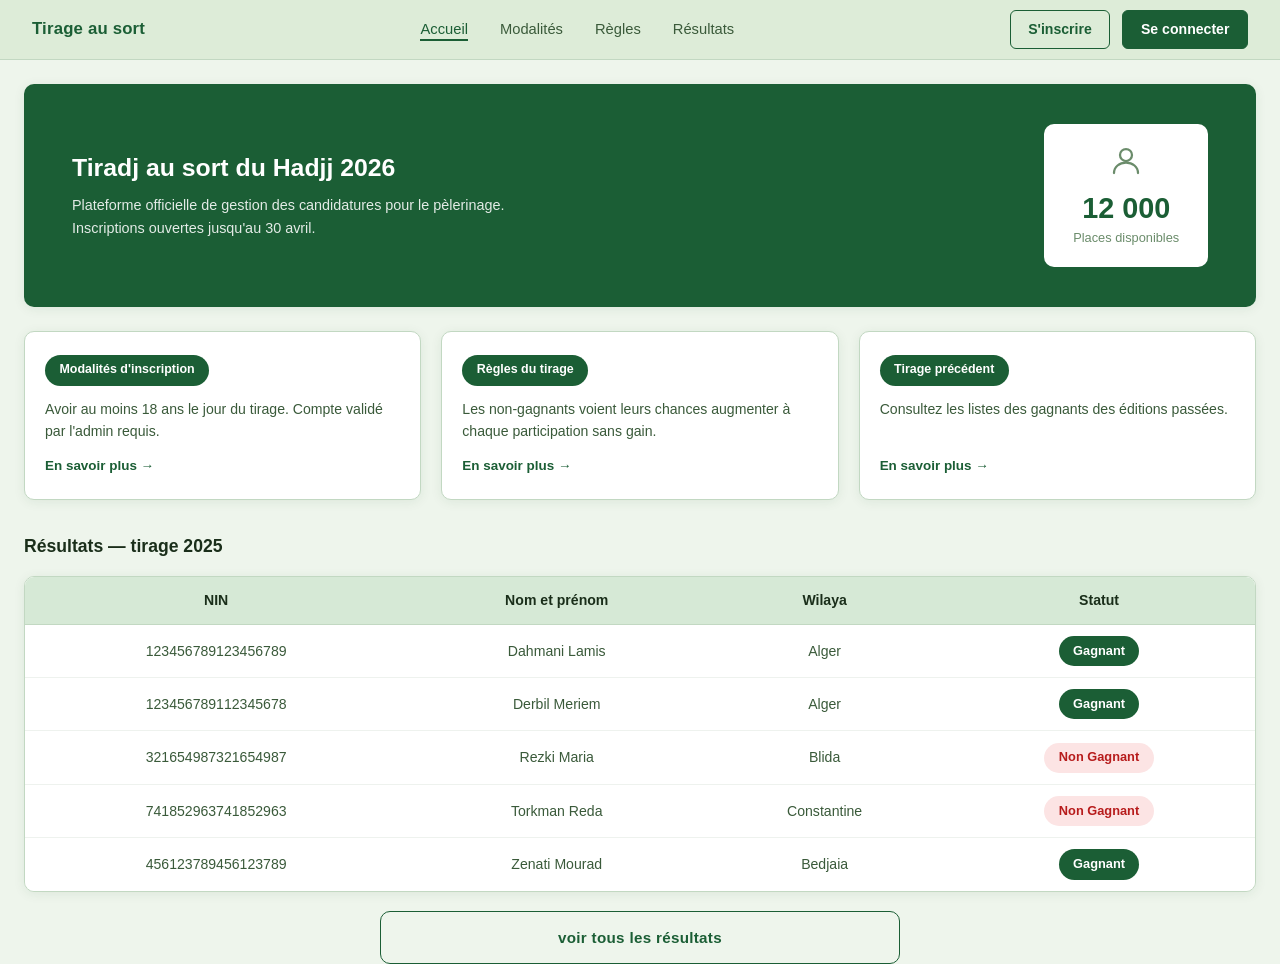
<file: index.html>
<!DOCTYPE html>
<html lang="fr">
<head>
  <meta charset="UTF-8" />
  <meta name="viewport" content="width=device-width, initial-scale=1.0"/>
  <title>Tirage au Sort – Hadjj 2026</title>
  <link rel="stylesheet" href="style.css" />
</head>
<body>

 
  <nav class="navbar">
    <div class="nav-brand">Tirage au sort</div>
    <ul class="nav-links">
      <li><a href="index.html" class="active">Accueil</a></li>
      <li><a href="Modalites.html">Modalités</a></li>
      <li><a href="Regles.html"> Règles</a></li>
      <li><a href="Resultats.html">Résultats</a></li>
    </ul>
    <div class="nav-actions">
      <a href="Register.html" class="btn btn-outline">S'inscrire</a>
      <a href="Login.php" class="btn btn-primary">Se connecter</a>
    </div>
    
  </nav>

  <!HERO Banner >
  <section class="hero">
    <div class="hero-content">
      <h1>Tiradj au sort du Hadjj 2026</h1>
      <p>Plateforme officielle de gestion des candidatures pour le pèlerinage.<br>
         Inscriptions ouvertes jusqu'au 30 avril.</p>
    </div>
    <div class="hero-counter">
      <div class="counter-icon">
        <svg xmlns="http://www.w3.org/2000/svg" width="36" height="36" viewBox="0 0 24 24"
             fill="none" stroke="currentColor" stroke-width="1.5"
             stroke-linecap="round" stroke-linejoin="round">
          <circle cx="12" cy="8" r="4"/>
          <path d="M4 20c0-4 3.6-7 8-7s8 3 8 7"/>
        </svg>
      </div>
      <span class="counter-number">12 000</span>
      <span class="counter-label">Places disponibles</span>
    </div>
  </section>

  <!INFO CARDS >
  <section class="cards-section">
    <div class="cards-grid">

      <div class="card">
        <span class="card-tag">Modalités d'inscription</span>
        <p>Avoir au moins 18 ans le jour du tirage. Compte validé par l'admin requis.</p>
        <a href="Modalites.html" class="card-link">En savoir plus &rarr;</a>
      </div>

      <div class="card">
        <span class="card-tag">Règles du tirage</span>
        <p>Les non-gagnants voient leurs chances augmenter à chaque participation sans gain.</p>
        <a href="Regles.html" class="card-link">En savoir plus &rarr;</a>
      </div>

      <div class="card">
        <span class="card-tag">Tirage précédent</span>
        <p>Consultez les listes des gagnants des éditions passées.</p>
        <a href="Resultats.html" class="card-link">En savoir plus &rarr;</a>
      </div>

    </div>
  </section>

  <!Table des resultats >
  <section class="results-section">
    <h2>Résultats — tirage 2025</h2>
    <div class="table-wrapper">
      <table class="results-table">
        <thead>
          <tr>
            <th>NIN</th>
            <th>Nom et prénom</th>
            <th>Wilaya</th>
            <th>Statut</th>
          </tr>
        </thead>
        <tbody>
          <tr>
            <td>123456789123456789</td>
            <td>Dahmani Lamis</td>
            <td>Alger</td>
            <td><span class="badge gagnant">Gagnant</span></td>
          </tr>
          <tr>
            <td>123456789112345678</td>
            <td>Derbil Meriem</td>
            <td>Alger</td>
            <td><span class="badge gagnant">Gagnant</span></td>
          </tr>
          <tr>
            <td>321654987321654987</td>
            <td>Rezki Maria</td>
            <td>Blida</td>
            <td><span class="badge non-gagnant">Non Gagnant</span></td>
          </tr>
          <tr>
            <td>741852963741852963</td>
            <td>Torkman Reda</td>
            <td>Constantine</td>
            <td><span class="badge non-gagnant">Non Gagnant</span></td>
          </tr>
          <tr>
            <td>456123789456123789</td>
            <td>Zenati Mourad</td>
            <td>Bedjaia</td>
            <td><span class="badge gagnant">Gagnant</span></td>
          </tr>
        </tbody>
      </table>
    </div>

    <div class="cta-wrapper">
      <a href="Resultats.html" class="btn btn-cta">voir tous les résultats</a>
    </div>
  </section>

  

</body>
</html>
</file>
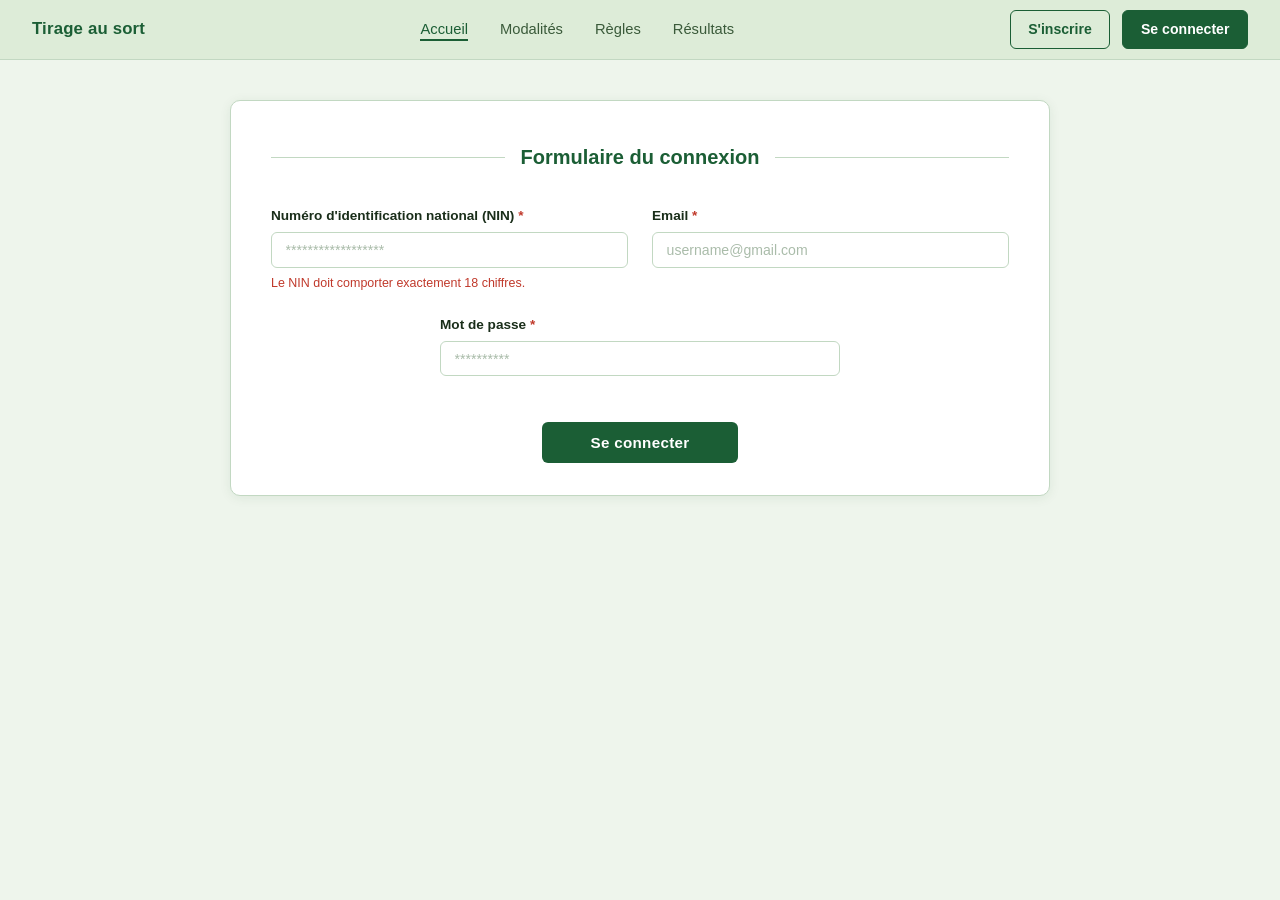
<file: login.html>
<!DOCTYPE html>
<html lang="fr">
<head>
    <meta charset="UTF-8">
    <title>Connexion - Tirage au sort</title>
    <link rel="stylesheet" href="style.css">
</head>
<body>

   <nav class="navbar">
    <div class="nav-brand">Tirage au sort</div>
    <ul class="nav-links">
      <li><a href="index.html" class="active">Accueil</a></li>
      <li><a href="Modalites.html">Modalités</a></li>
      <li><a href="Regles.html"> Règles</a></li>
      <li><a href="Resultats.html">Résultats</a></li>
    </ul>
    <div class="nav-actions">
      <a href="Register.html" class="btn btn-outline">S'inscrire</a>
      <a href="Login.html" class="btn btn-primary">Se connecter</a>
    </div>
    
  </nav>

    <main class="form-page">
        <div class="form-container">
            <header class="form-header">
                <div class="divider-line"></div>
                <h1>Formulaire du connexion</h1>
                <div class="divider-line"></div>
            </header>

            <form>
                <div class="form-row">
                    <div class="form-group">
                 <label for="nin">Numéro d'identification national (NIN) <span class="required">*</span></label>
                  <input type="text" id="nin" name="nin" placeholder="******************" inputmode="numeric" pattern="[0-9]{18}" maxlength="18"minlength="18" required />
                 <span class="error-msg" id="err-nin">Le NIN doit comporter exactement 18 chiffres.</span>
                </div>
                    <div class="form-group">
                        <label>Email <span class="required">*</span></label>
                        <input type="email" placeholder="username@gmail.com">
                    </div>
                </div>

            <div class="form-row row-center">
             <div class="form-group" style="max-width: 400px; width: 100%;">
                <label>Mot de passe <span class="required">*</span></label>
                <input type="password" placeholder="**********" required>
                <small class="error-msg"></small> 
             </div>
            </div>

                <div class="form-submit">
                    <button type="submit" class="btn-submit">Se connecter</button>
                </div>
            </form>
        </div>
    </main>

</body>
</html>
</file>
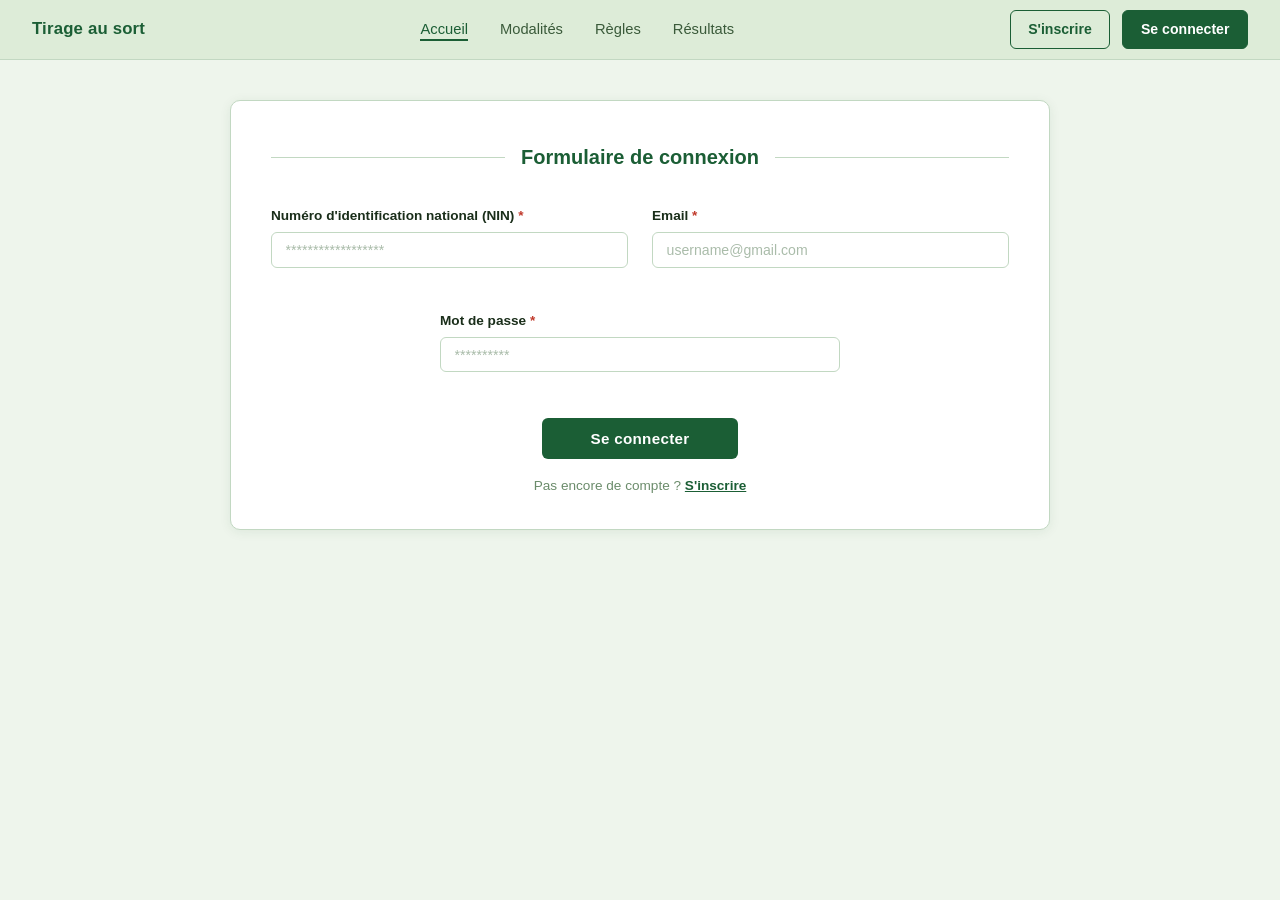
<file: Login.html>
<!DOCTYPE html>
<html lang="fr">
<head>
    <meta charset="UTF-8">
    <title>Connexion - Tirage au sort</title>
    <link rel="stylesheet" href="style.css">
    <form action="traitementlogin.php" method="POST" novalidate></form>
</head>
<body>

  <nav class="navbar">
    <div class="nav-brand">Tirage au sort</div>
    <ul class="nav-links">
      <li><a href="index.html" class="active">Accueil</a></li>
      <li><a href="Modalites.html">Modalités</a></li>
      <li><a href="Regles.html"> Règles</a></li>
      <li><a href="Resultats.html">Résultats</a></li>
    </ul>
    <div class="nav-actions">
      <a href="Register.html" class="btn btn-outline">S'inscrire</a>
      <a href="Login.html" class="btn btn-primary">Se connecter</a>
    </div>
  </nav>

  <main class="form-page">
    <div class="form-container">

      <header class="form-header">
        <div class="divider-line"></div>
        <h1>Formulaire de connexion</h1>
        <div class="divider-line"></div>
      </header>

      <!-- novalidate : désactive la validation native du navigateur,
           notre login.js prend le relais -->
      <form novalidate>

        <div class="form-row">

          <!-- NIN : id et err-span déjà présents dans l'original -->
          <div class="form-group">
            <label for="nin">Numéro d'identification national (NIN) <span class="required">*</span></label>
            <input type="text" id="nin" name="nin" placeholder="******************"
                   inputmode="numeric" pattern="[0-9]{18}" maxlength="18" minlength="18" required />
            <!-- span vide : le message est injecté par login.js -->
            <span class="error-msg" id="err-nin"></span>
          </div>

          <!-- Email : id="email" et id="err-email" ajoutés -->
          <div class="form-group">
            <label for="email">Email <span class="required">*</span></label>
            <input type="email" id="email" name="email" placeholder="username@gmail.com" required />
            <span class="error-msg" id="err-email"></span>
          </div>

        </div>

        <div class="form-row row-center">
          <div class="form-group" style="max-width: 400px; width: 100%;">
            <!-- Mot de passe : id="password" et id="err-password" ajoutés -->
            <label for="password">Mot de passe <span class="required">*</span></label>
            <input type="password" id="password" name="mot_de_passe" placeholder="**********" required />
            <span class="error-msg" id="err-password"></span>
          </div>
        </div>

        <div class="form-submit">
          <button type="submit" class="btn-submit">Se connecter</button>
        </div>

        <p class="form-login-link">
          Pas encore de compte ? <a href="Register.html">S'inscrire</a>
        </p>

      </form>
    </div>
  </main>



  <!-- login.js chargé en dernier : le DOM est prêt quand il s'exécute -->
  <script src="Login.js"></script>

</body>
</html>
</body>
</html>
</file>
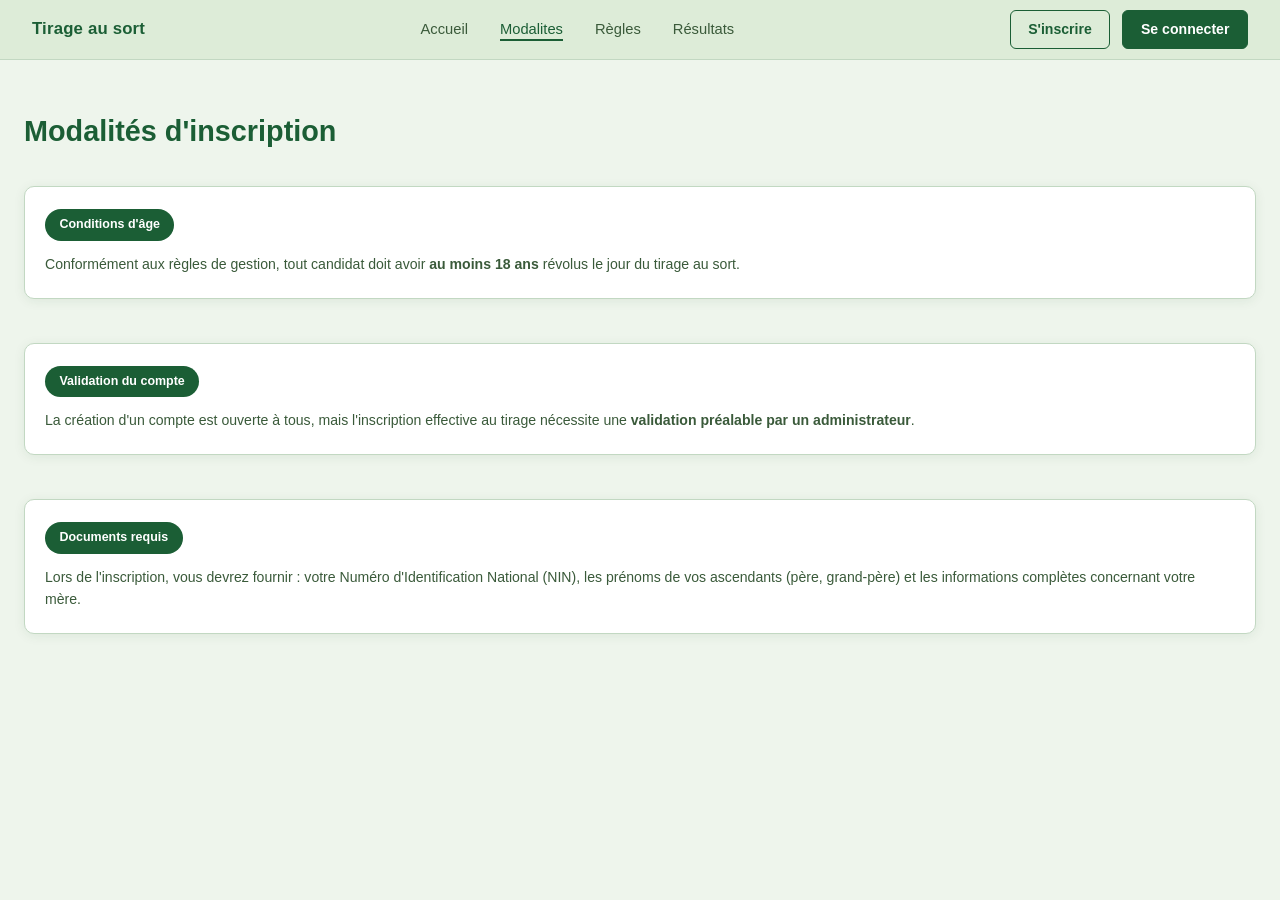
<file: Modalites.html>
<!DOCTYPE html>
<html lang="fr">
<head>
    <meta charset="UTF-8">
    <meta name="viewport" content="width=device-width, initial-scale=1.0">
    <title>Modalités - Tirage au Sort Hadj</title>
    <link rel="stylesheet" href="style.css">
</head>
<body>

      <nav class="navbar">
    <div class="nav-brand">Tirage au sort</div>
    <ul class="nav-links">
      <li><a href="index.html" >Accueil</a></li>
      <li><a href="Modalites.html"class="active">Modalites</a></li>
      <li><a href="Regles.html"> Règles</a></li>
      <li><a href="Resultats.html">Résultats</a></li>
    </ul>
    <div class="nav-actions">
      <a href="Register.html" class="btn btn-outline">S'inscrire</a>
      <a href="Login.php" class="btn btn-primary">Se connecter</a>
    </div>
    
  </nav>

    <main class="results-section" style="margin-top: 3rem;">
        <h2 style="font-size: 1.8rem; margin-bottom: 2rem; color: var(--green-dark);">Modalités d'inscription</h2>
        
        <div class="cards-grid" style="flex-direction: column;">
            <div class="card" style="margin-bottom: 1.5rem;">
                <span class="card-tag">Conditions d'âge</span>
                <p>Conformément aux règles de gestion, tout candidat doit avoir <strong>au moins 18 ans</strong> révolus le jour du tirage au sort.</p>
            </div>

            <div class="card" style="margin-bottom: 1.5rem;">
                <span class="card-tag">Validation du compte</span>
                <p>La création d'un compte est ouverte à tous, mais l'inscription effective au tirage nécessite une <strong>validation préalable par un administrateur</strong>.</p>
            </div>

            <div class="card" style="margin-bottom: 1.5rem;">
                <span class="card-tag">Documents requis</span>
                <p>Lors de l'inscription, vous devrez fournir : votre Numéro d'Identification National (NIN), les prénoms de vos ascendants (père, grand-père) et les informations complètes concernant votre mère.</p>
            </div>
        </div>
    </main>


  
</body>
</html>
</file>
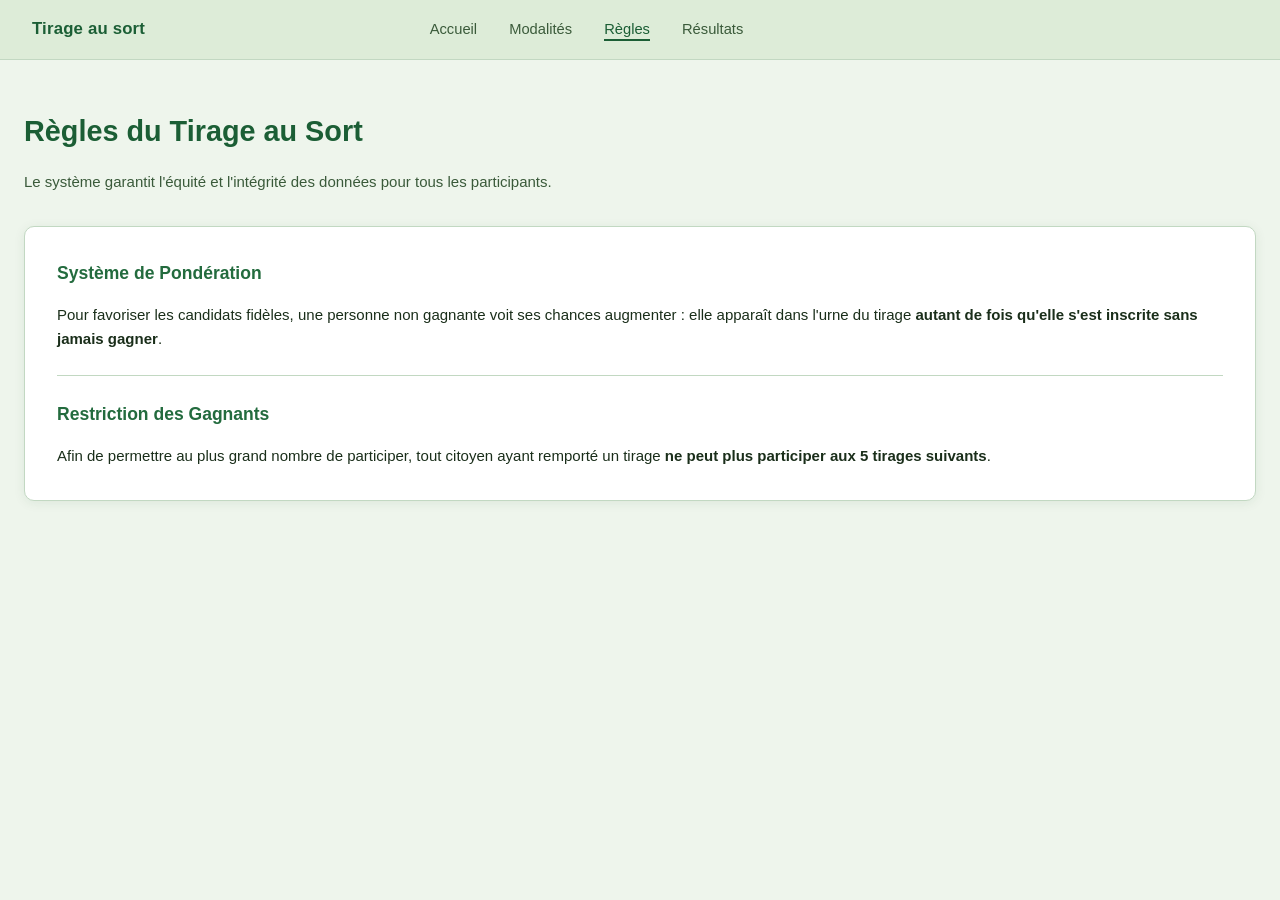
<file: Regles.html>
<!DOCTYPE html>
<html lang="fr">
<head>
    <meta charset="UTF-8">
    <meta name="viewport" content="width=device-width, initial-scale=1.0">
    <title>Règles du Tirage - Hadj 2026</title>
    <link rel="stylesheet" href="style.css">
</head>
<body>

    <nav class="navbar">
        <div class="nav-brand">Tirage au sort</div>
        <ul class="nav-links">
            <li><a href="index.html">Accueil</a></li>
            <li><a href="Modalites.html">Modalités</a></li>
            <li><a href="Regles.html" class="active">Règles</a></li>
            <li><a href="Resultats.html">Résultats</a></li>
        </ul>
        <div class="nav-actions">
            <div style="width: 220px;"></div> </div>
    </nav>

    <main class="results-section" style="margin-top: 3rem;">
        <h2 style="font-size: 1.8rem; margin-bottom: 1rem; color: var(--green-dark);">Règles du Tirage au Sort</h2>
        <p style="margin-bottom: 2rem; color: var(--text-mid);">Le système garantit l'équité et l'intégrité des données pour tous les participants.</p>

        <div class="table-wrapper" style="padding: 2rem; background: white;">
            <h3 style="margin-bottom: 1rem; color: var(--green-mid);">Système de Pondération</h3>
            <p style="margin-bottom: 1.5rem;">Pour favoriser les candidats fidèles, une personne non gagnante voit ses chances augmenter : elle apparaît dans l'urne du tirage <strong>autant de fois qu'elle s'est inscrite sans jamais gagner</strong>.</p>
            
            <hr style="border: 0; border-top: 1px solid var(--border); margin: 1.5rem 0;">
            
            <h3 style="margin-bottom: 1rem; color: var(--green-mid);">Restriction des Gagnants</h3>
            <p>Afin de permettre au plus grand nombre de participer, tout citoyen ayant remporté un tirage <strong>ne peut plus participer aux 5 tirages suivants</strong>.</p>
        </div>
    </main>




</body>
</html>
</file>
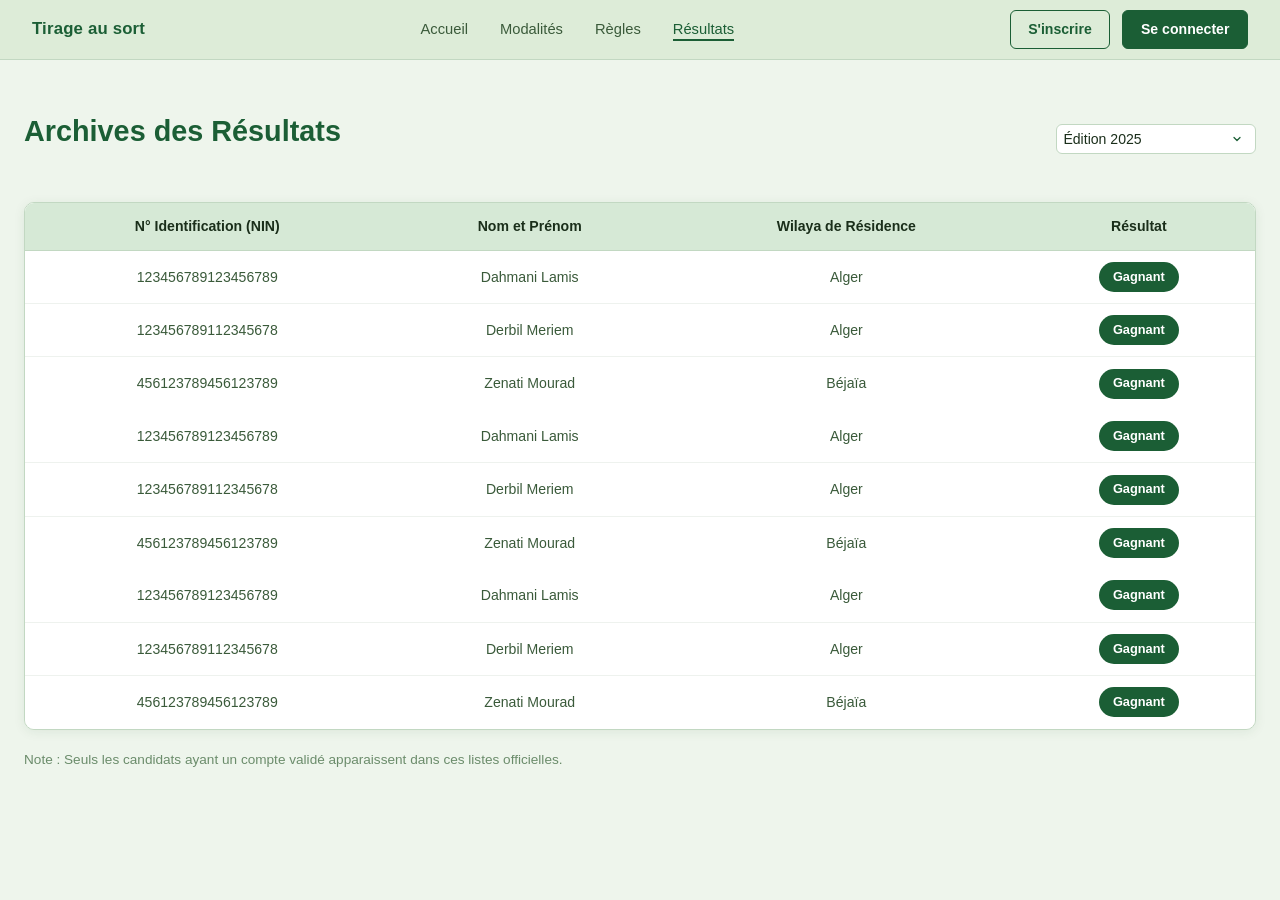
<file: Resultats.html>
<!DOCTYPE html>
<html lang="fr">
<head>
    <meta charset="UTF-8">
    <meta name="viewport" content="width=device-width, initial-scale=1.0">
    <title>Résultats Précédents - Hadj</title>
    <link rel="stylesheet" href="style.css">
</head>
<body>

      <nav class="navbar">
    <div class="nav-brand">Tirage au sort</div>
    <ul class="nav-links">
      <li><a href="index.html" >Accueil</a></li>
      <li><a href="Modalites.html">Modalités</a></li>
      <li><a href="Regles.html"> Règles</a></li>
      <li><a href="Resultats.html"class="active">Résultats</a></li>
    </ul>
    <div class="nav-actions">
      <a href="Register.html" class="btn btn-outline">S'inscrire</a>
      <a href="Login.php" class="btn btn-primary">Se connecter</a>
    </div>
    
  </nav>

    <main class="results-section" style="margin-top: 3rem;">
        <header style="display: flex; justify-content: space-between; align-items: center; margin-bottom: 2rem;">
            <h2 style="font-size: 1.8rem; color: var(--green-dark);">Archives des Résultats</h2>
            <select style="width: 200px; padding: 0.4rem;">
                <option>Édition 2025</option>
                <option>Édition 2024</option>
                <option>Édition 2023</option>
            </select>
        </header>

        <div class="table-wrapper">
            <table class="results-table">
                <thead>
                    <tr>
                        <th>N° Identification (NIN)</th>
                        <th>Nom et Prénom</th>
                        <th>Wilaya de Résidence</th>
                        <th>Résultat</th>
                    </tr>
                </thead>
                <tbody>
                    <tr>
                        <td>123456789123456789</td>
                        <td>Dahmani Lamis</td>
                        <td>Alger</td>
                        <td><span class="badge gagnant">Gagnant</span></td>
                    </tr>
                    <tr>
                        <td>123456789112345678</td>
                        <td>Derbil Meriem</td>
                        <td>Alger</td>
                        <td><span class="badge gagnant">Gagnant</span></td>
                    </tr>
                    <tr>
                        <td>456123789456123789</td>
                        <td>Zenati Mourad</td>
                        <td>Béjaïa</td>
                        <td><span class="badge gagnant">Gagnant</span></td>
                    </tr>
                    </tbody>
                    <tbody>
                    <tr>
                        <td>123456789123456789</td>
                        <td>Dahmani Lamis</td>
                        <td>Alger</td>
                        <td><span class="badge gagnant">Gagnant</span></td>
                    </tr>
                    <tr>
                        <td>123456789112345678</td>
                        <td>Derbil Meriem</td>
                        <td>Alger</td>
                        <td><span class="badge gagnant">Gagnant</span></td>
                    </tr>
                    <tr>
                        <td>456123789456123789</td>
                        <td>Zenati Mourad</td>
                        <td>Béjaïa</td>
                        <td><span class="badge gagnant">Gagnant</span></td>
                    </tr>
                    </tbody>
                    <tbody>
                    <tr>
                        <td>123456789123456789</td>
                        <td>Dahmani Lamis</td>
                        <td>Alger</td>
                        <td><span class="badge gagnant">Gagnant</span></td>
                    </tr>
                    <tr>
                        <td>123456789112345678</td>
                        <td>Derbil Meriem</td>
                        <td>Alger</td>
                        <td><span class="badge gagnant">Gagnant</span></td>
                    </tr>
                    <tr>
                        <td>456123789456123789</td>
                        <td>Zenati Mourad</td>
                        <td>Béjaïa</td>
                        <td><span class="badge gagnant">Gagnant</span></td>
                    </tr>
                    </tbody>
            </table>
        </div>
        
        <p style="font-size: 0.85rem; color: var(--text-muted); margin-top: 1rem;">
            Note : Seuls les candidats ayant un compte validé apparaissent dans ces listes officielles.
        </p>
    </main>


</body>
</html>
</file>
<file: style.css>
/* Var */
:root {
  --green-dark:   #1b5e35;
  --green-mid:    #236b3e;
  --green-light:  #d6e9d6;
  --green-pale:   #eef5ec;
  --green-nav:    #ddecd8;
  --white:        #ffffff;
  --text-dark:    #1a2e1a;
  --text-mid:     #3a5a3a;
  --text-muted:   #6b8c6b;
  --badge-win-bg: #1b5e35;
  --badge-win-tx: #ffffff;
  --badge-lose-bg:#fce4e4;
  --badge-lose-tx:#b71c1c;
  --border:       #c2d8c2;
  --radius:       10px;
  --radius-sm:    6px;
  --shadow:       0 2px 12px rgba(30, 80, 40, 0.08);
}

*, *::before, *::after {
  box-sizing: border-box;
  margin: 0;
  padding: 0;
}

html, body {
    height: 100%;
    margin: 0;
}

main {
  flex: 1 0 auto;
}

body {
  font-family: 'Segoe UI', Tahoma, Geneva, Verdana, sans-serif;
  background: var(--green-pale);
  color: var(--text-dark);
  font-size: 15px;
  line-height: 1.6;
}

a {
  text-decoration: none;
  color: inherit;
}

ul { list-style: none; }



/* NAVBAR*/
.navbar {
  display: flex;
  align-items: center;
  justify-content: space-between;
  background: var(--green-nav);
  padding: 0 2rem;
  height: 60px;
  border-bottom: 1px solid var(--border);
  position: sticky;
  top: 0;
  z-index: 100;
  flex-shrink: 0;
}

.nav-brand {
  font-size: 1.05rem;
  font-weight: 700;
  color: var(--green-dark);
  letter-spacing: 0.01em;
}

.nav-links {
  display: flex;
  gap: 2rem;
}

.nav-links a {
  color: var(--text-mid);
  font-size: 0.92rem;
  font-weight: 500;
  padding-bottom: 2px;
  border-bottom: 2px solid transparent;
  transition: color 0.2s, border-color 0.2s;
}

.nav-links a:hover,
.nav-links a.active {
  color: var(--green-dark);
  border-bottom-color: var(--green-dark);
}

.nav-actions {
  display: flex;
  gap: 0.75rem;
  align-items: center;
}


/*Buttons*/
.btn {
  display: inline-block;
  padding: 0.45rem 1.1rem;
  border-radius: var(--radius-sm);
  font-size: 0.88rem;
  font-weight: 600;
  cursor: pointer;
  transition: background 0.2s, color 0.2s, border-color 0.2s;
}

.btn-outline {
  background: transparent;
  border: 1.5px solid var(--green-dark);
  color: var(--green-dark);
}

.btn-outline:hover {
  background: var(--green-dark);
  color: var(--white);
}

.btn-primary {
  background: var(--green-dark);
  border: 1.5px solid var(--green-dark);
  color: var(--white);
}

.btn-primary:hover {
  background: var(--green-mid);
}

.btn-cta {
  display: block;
  width: 100%;
  max-width: 520px;
  margin: 0 auto;
  padding: 0.85rem 2rem;
  text-align: center;
  background: transparent;
  border: 1.5px solid var(--green-dark);
  color: var(--green-dark);
  border-radius: var(--radius);
  font-size: 0.95rem;
  font-weight: 600;
  letter-spacing: 0.02em;
  transition: background 0.2s, color 0.2s;
}

.btn-cta:hover {
  background: var(--green-dark);
  color: var(--white);
}


/* Hero section */
.hero {
  background: var(--green-dark);
  color: var(--white);
  display: flex;
  align-items: center;
  justify-content: space-between;
  gap: 2rem;
  padding: 2.5rem 3rem;
  margin: 1.5rem 1.5rem;
  max-width: none;
  border-radius: var(--radius);
  box-shadow: var(--shadow);
}

.hero-content h1 {
  font-size: 1.55rem;
  font-weight: 700;
  margin-bottom: 0.6rem;
  line-height: 1.3;
}

.hero-content p {
  font-size: 0.9rem;
  opacity: 0.88;
  line-height: 1.6;
}

.hero-counter {
  background: var(--white);
  color: var(--text-dark);
  border-radius: var(--radius);
  padding: 1.2rem 1.8rem;
  text-align: center;
  min-width: 150px;
  flex-shrink: 0;
  display: flex;
  flex-direction: column;
  align-items: center;
  gap: 0.3rem;
}

.counter-icon {
  color: var(--text-muted);
  margin-bottom: 0.2rem;
}

.counter-number {
  font-size: 1.8rem;
  font-weight: 800;
  color: var(--green-dark);
  line-height: 1;
}

.counter-label {
  font-size: 0.8rem;
  color: var(--text-muted);
}


/*Info Cards */
.cards-section {
  max-width: none;
  margin: 0 1.5rem 2rem;
  padding: 0;
}

.cards-grid {
  display: flex;
  gap: 1.25rem;
}

.card {
  flex: 1;
  background: var(--white);
  border: 1px solid var(--border);
  border-radius: var(--radius);
  padding: 1.4rem 1.25rem;
  display: flex;
  flex-direction: column;
  gap: 0.75rem;
  box-shadow: var(--shadow);
  transition: box-shadow 0.2s, transform 0.2s;
}

.card:hover {
  box-shadow: 0 6px 20px rgba(30, 80, 40, 0.13);
  transform: translateY(-2px);
}

.card-tag {
  display: inline-block;
  background: var(--green-dark);
  color: var(--white);
  font-size: 0.78rem;
  font-weight: 600;
  padding: 0.35rem 0.9rem;
  border-radius: 20px;
  align-self: flex-start;
}

.card p {
  font-size: 0.88rem;
  color: var(--text-mid);
  line-height: 1.6;
  flex: 1;
}

.card-link {
  font-size: 0.84rem;
  color: var(--green-dark);
  font-weight: 600;
  display: inline-flex;
  align-items: center;
  gap: 0.25rem;
  transition: gap 0.2s;
}

.card-link:hover {
  gap: 0.5rem;
}


/* Tables des resultats*/
.results-section {
  max-width: none;
  margin: 0 1.5rem 2.5rem;
  padding: 0;
}

.results-section h2 {
  font-size: 1.1rem;
  font-weight: 700;
  color: var(--text-dark);
  margin-bottom: 1rem;
}

.table-wrapper {
  border-radius: var(--radius);
  overflow: hidden;
  border: 1px solid var(--border);
  box-shadow: var(--shadow);
  margin-bottom: 1.2rem;
}

.results-table {
  width: 100%;
  border-collapse: collapse;
  background: var(--white);
}

.results-table thead tr {
  background: var(--green-light);
}

.results-table th {
  padding: 0.75rem 1rem;
  text-align: center;
  font-size: 0.88rem;
  font-weight: 600;
  color: var(--text-dark);
  border-bottom: 1px solid var(--border);
}

.results-table td {
  padding: 0.7rem 1rem;
  text-align: center;
  font-size: 0.88rem;
  color: var(--text-mid);
  border-bottom: 1px solid #eef2ee;
}

.results-table tbody tr:last-child td {
  border-bottom: none;
}

.results-table tbody tr:hover {
  background: var(--green-pale);
}

/* Status badges */
.badge {
  display: inline-block;
  padding: 0.3rem 0.9rem;
  border-radius: 20px;
  font-size: 0.8rem;
  font-weight: 600;
}

.badge.gagnant {
  background: var(--badge-win-bg);
  color: var(--badge-win-tx);
}

.badge.non-gagnant {
  background: var(--badge-lose-bg);
  color: var(--badge-lose-tx);
}


/*CTA */
.cta-wrapper {
  margin-top: 1rem;
}



/*To be responsive */
@media (max-width: 768px) {
  .navbar {
    flex-wrap: wrap;
    height: auto;
    padding: 0.75rem 1rem;
    gap: 0.5rem;
  }
 /* for mobile phones */
  @media (max-width: 640px) {
  .form-row {
    flex-direction: column;
    gap: 1rem;
  }

  .form-container {
    padding: 1.5rem 1rem;
  }

  .form-header h1 {
    font-size: 1rem;
  }
}

  .nav-links {
    gap: 1rem;
    order: 3;
    width: 100%;
    justify-content: center;
  }

  .hero {
    flex-direction: column;
    padding: 1.5rem;
    margin: 1rem;
  }

  .hero-counter {
    width: 100%;
  }

  .cards-grid {
    flex-direction: column;
  }

  .cards-section,
  .results-section {
    padding: 0 1rem;
  }

  .results-table th,
  .results-table td {
    padding: 0.5rem 0.5rem;
    font-size: 0.8rem;
  }
}

/*mise en forme de page */
.form-page {
  min-height: calc(100vh - 60px - 60px);
  display: flex;
  align-items: flex-start;
  justify-content: center;
  padding: 2.5rem 1.5rem;
  background: var(--green-pale);
}

.form-container {
  background: var(--white);
  border: 1px solid var(--border);
  border-radius: var(--radius);
  box-shadow: var(--shadow);
  padding: 2.5rem 2.5rem 2rem;
  width: 100%;
  max-width: 820px;
}

/* Form  */
.form-header {
  display: flex;
  align-items: center;
  gap: 1rem;
  margin-bottom: 2rem;
}

.form-row.row-center {
    justify-content: center;
}

.divider-line {
  flex: 1;
  height: 1px;
  background: var(--border);
}

.form-header h1 {
  font-size: 1.25rem;
  font-weight: 700;
  color: var(--green-dark);
  white-space: nowrap;
}


.form-row {
  display: flex;
  gap: 1.5rem;
  margin-bottom: 1.25rem;
}

.form-group {
  flex: 1;
  display: flex;
  flex-direction: column;
  gap: 0.35rem;
}


label {
  font-size: 0.85rem;
  font-weight: 600;
  color: var(--text-dark);
}

.required {
  color: #c0392b;
}

/*Inputs w Select  */
input[type="text"],
input[type="email"],
input[type="tel"],
input[type="date"],
input[type="password"],
select {
  width: 100%;
  padding: 0.55rem 0.85rem;
  border: 1.5px solid var(--border);
  border-radius: var(--radius-sm);
  font-size: 0.88rem;
  color: var(--text-dark);
  background: var(--white);
  outline: none;
  transition: border-color 0.2s, box-shadow 0.2s;
  font-family: inherit;
}

input::placeholder {
  color: #aabcaa;
}

input[type="text"]:focus,
input[type="email"]:focus,
input[type="tel"]:focus,
input[type="date"]:focus,
input[type="password"]:focus,
select:focus {
  border-color: var(--green-dark);
  box-shadow: 0 0 0 3px rgba(27, 94, 53, 0.12);
}

/* Error */
input.invalid,
select.invalid {
  border-color: #c0392b;
  box-shadow: 0 0 0 3px rgba(192, 57, 43, 0.1);
}

select {
  appearance: none;
  -webkit-appearance: none;
  background-image: url("data:image/svg+xml,%3Csvg xmlns='http://www.w3.org/2000/svg' width='12' height='12' viewBox='0 0 24 24' fill='none' stroke='%231b5e35' stroke-width='2.5' stroke-linecap='round' stroke-linejoin='round'%3E%3Cpolyline points='6 9 12 15 18 9'/%3E%3C/svg%3E");
  background-repeat: no-repeat;
  background-position: right 0.75rem center;
  padding-right: 2rem;
  cursor: pointer;
}

/* ERROR MESSAGES */
.error-msg {
  font-size: 0.78rem;
  color: #c0392b;
  min-height: 1rem;
  display: block;
}

/* Submit*/
.form-submit {
  margin-top: 1.5rem;
  display: flex;
  justify-content: center;
}

.btn-submit {
  background: var(--green-dark);
  color: var(--white);
  border: none;
  padding: 0.75rem 3rem;
  border-radius: var(--radius-sm);
  font-size: 0.95rem;
  font-weight: 700;
  cursor: pointer;
  letter-spacing: 0.02em;
  transition: background 0.2s, transform 0.15s;
}

.btn-submit:hover {
  background: var(--green-mid);
  transform: translateY(-1px);
}

.btn-submit:active {
  transform: translateY(0);
}

/*log in link*/
.form-login-link {
  text-align: center;
  margin-top: 1rem;
  font-size: 0.85rem;
  color: var(--text-muted);
}

.form-login-link a {
  color: var(--green-dark);
  font-weight: 600;
  text-decoration: underline;}
</file>
